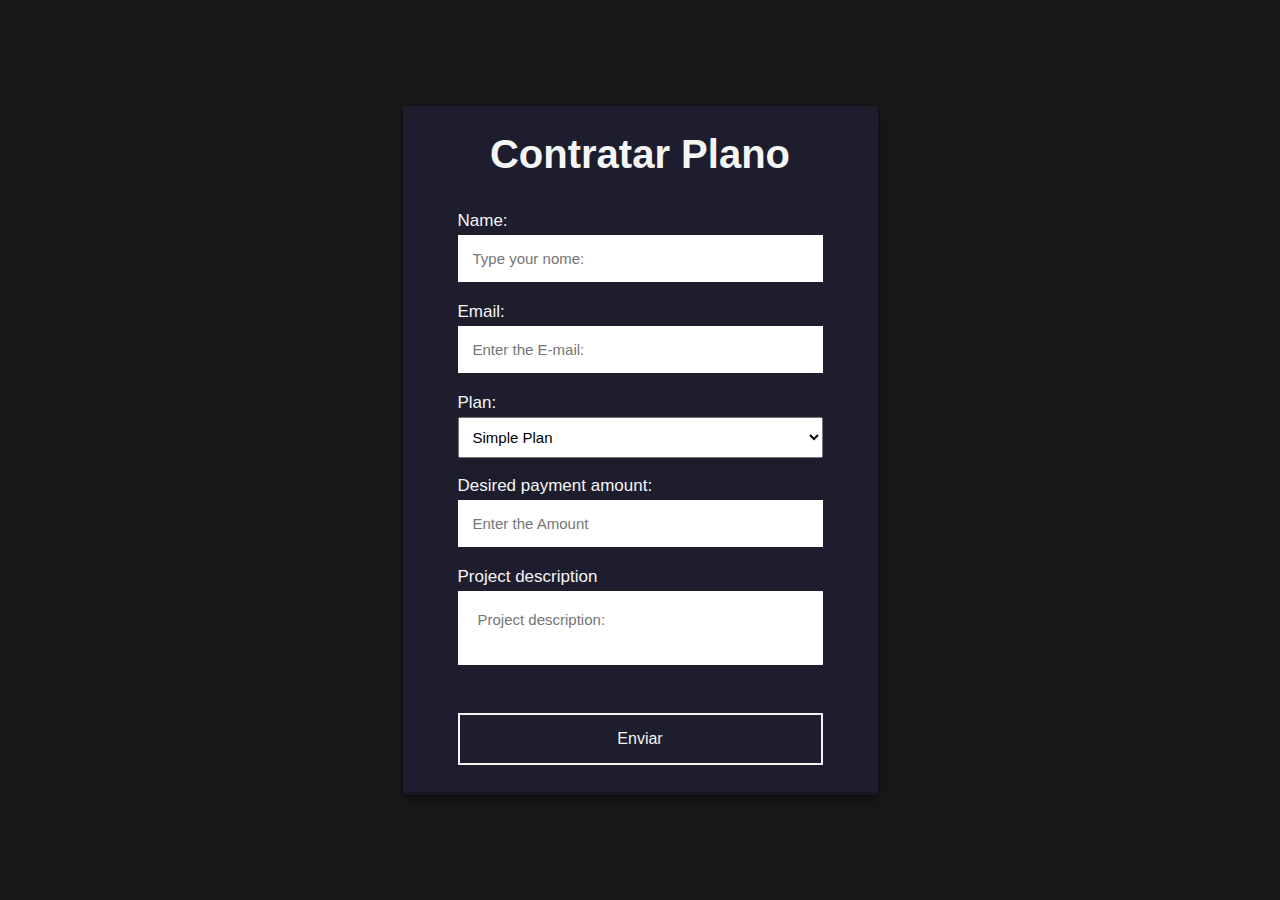
<file: Pages/form-system.html>
<!DOCTYPE html>
<html lang="en">
<head>
    <meta charset="UTF-8">
    <meta http-equiv="X-UA-Compatible" content="IE=edge">
    <meta name="viewport" content="width=device-width, initial-scale=1.0">
    <link rel="stylesheet" href="form-system.css">
    <title>Form System Freela</title>
</head>
<body>
    <section>
        <h2>Contratar Plano</h2>
      <br>
        <form action="https://api.staticforms.xyz/submit" method="post">
            <label>Name:</label>
            <input type="text" name="name" placeholder="Type your nome:" autocomplete="off" required>
            <label>Email:</label>
            <input type="email" name="email" placeholder="Enter the E-mail:" autocomplete="on" required>
            <label>Plan:</label>
            <select required name="$Plano">
              <option>Simple Plan</option>
              <option>Basic Plan</option>
              <option>Gold Plan</option>
              <option>Diamond Plan</option>
            </select>
          <br>
            <label>Desired payment amount:</label>
            <input type="text" name="$Valor" required placeholder="Enter the Amount" autocomplete="off" required>
          <label>Project description</label>
            <textarea name="$DescricaoDoProjeto" placeholder="Project description:" required></textarea>
          <br>
            <button type="submit">Enviar</button>

            <input type="hidden" name="accessKey" value="1400271a-fd5d-49ce-8310-3b88e491258c">
            <input type="hidden" name="redirectTo" value="https://portifolio-gustavo-leal-1.bigbig5.repl.co">
        </form>
    </section>
</body>
</html>
</file>
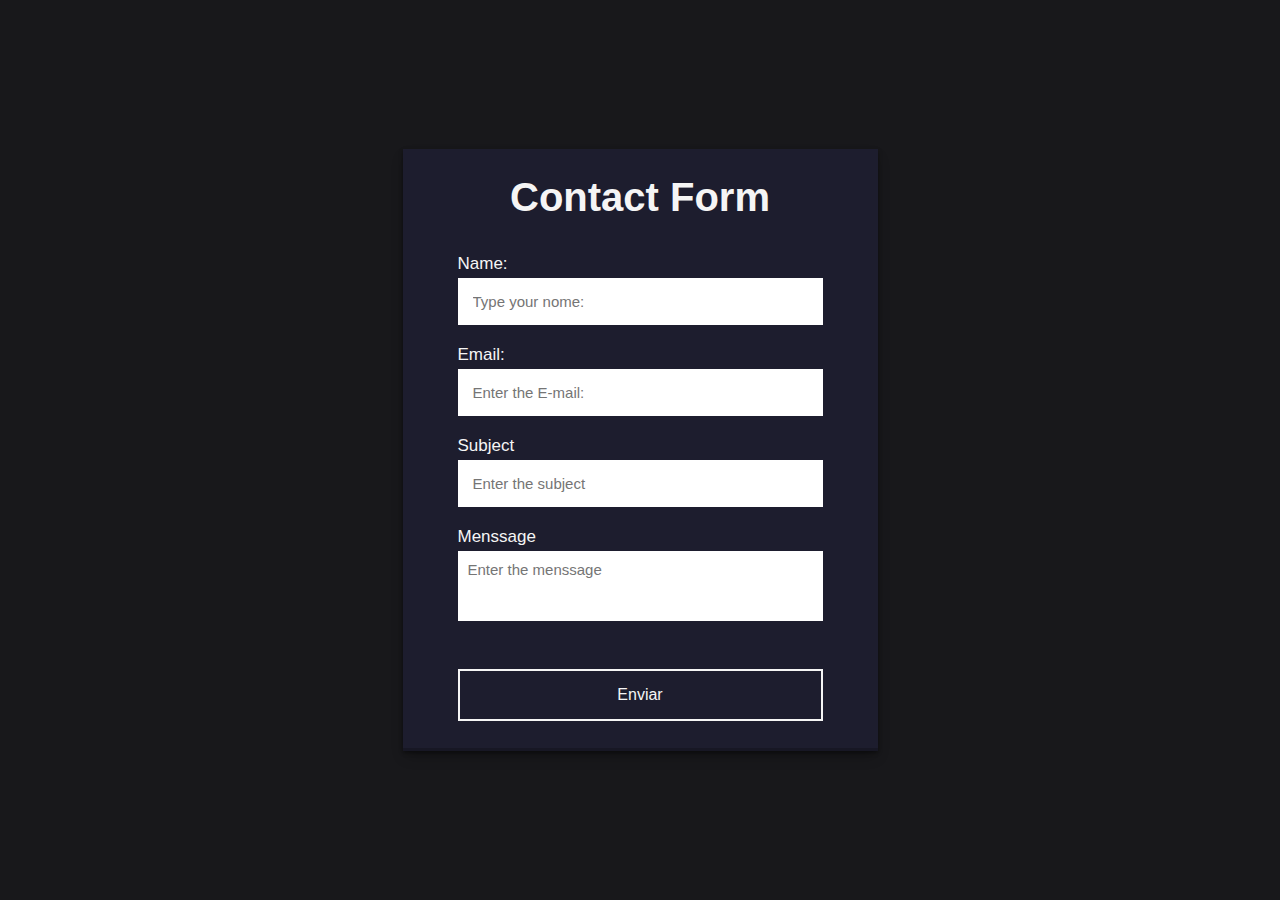
<file: Pages/form.html>
<!DOCTYPE html>
<html lang="en">
<head>
    <meta charset="UTF-8">
    <meta http-equiv="X-UA-Compatible" content="IE=edge">
    <meta name="viewport" content="width=device-width, initial-scale=1.0">
    <link rel="stylesheet" href="form.css">
    <title>Contact Form</title>
</head>
<body>
    <section>
        <h2>Contact Form</h2>
      <br>
        <form action="https://api.staticforms.xyz/submit" method="post">
            <label>Name:</label>
            <input type="text" name="$Nome:" placeholder="Type your nome:" autocomplete="off" required>
            <label>Email:</label>
            <input type="email" name="$E-mail:" placeholder="Enter the E-mail:" autocomplete="on" required>
            <label>Subject</label>
            <input type="text" name="$Assunto:" required placeholder="Enter the subject" autocomplete="off" required>
          <label>Menssage</label>
            <textarea name="$Mensagem:" placeholder="Enter the menssage" required></textarea>
          <br>
            <button type="submit">Enviar</button>

            <input type="hidden" name="accessKey" value="1400271a-fd5d-49ce-8310-3b88e491258c">
            <input type="hidden" name="redirectTo" value="https://portifolio-gustavo-leal-1.bigbig5.repl.co">
        </form>
    </section>
</body>
</html>
</file>
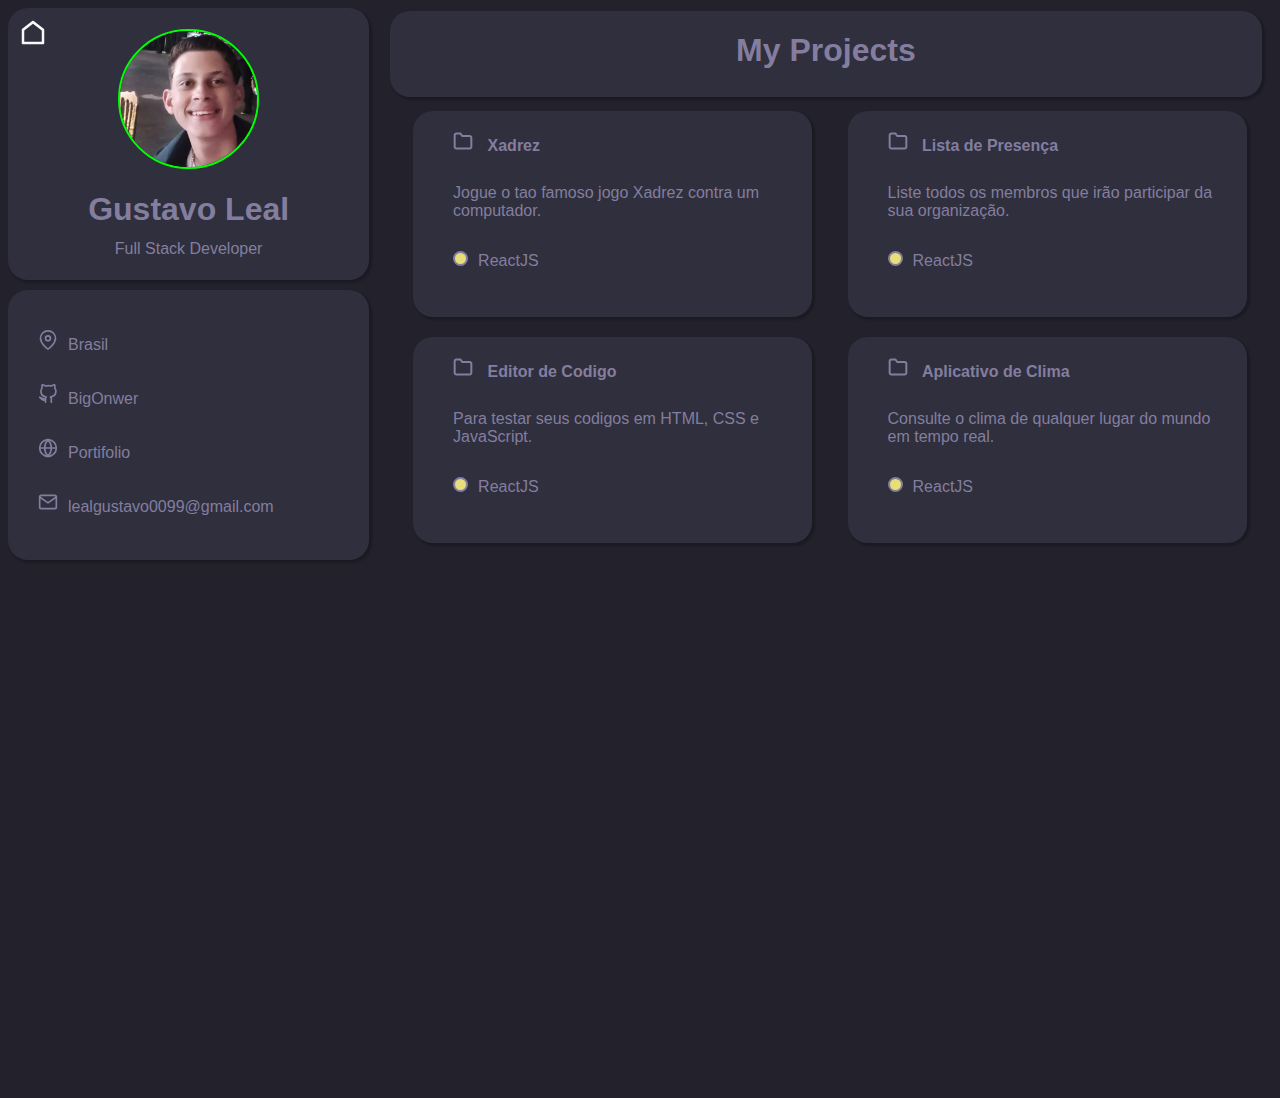
<file: Pages/getStarted.html>
<!DOCTYPE html>
<html lang="en">
<head>
  <meta charset="UTF-8">
  <meta http-equiv="X-UA-Compatible" content="IE=edge">
  <meta name="viewport" content="width=device-width, initial-scale=1.0">
  <title>Get Started</title>
  <link rel="stylesheet" href="https://cdnjs.cloudflare.com/ajax/libs/font-awesome/5.15.3/css/all.min.css">
  <link rel="stylesheet" href="./style.css">
</head>
<body>
  <a href="../"><img src="../images/house.svg" alt="Voltar" class="voltar"></a>
  <div class="profile">
    <img src="../images/avatar.png" alt="Foto do Gustavo">
    <h1>Gustavo Leal</h1>
    <p>Full Stack Developer</p>
  </div>
  
  <div class="info">
    <div class="location"><img src="../images/map-pin.svg"><a>Brasil</a></div>
    <div class="github"><img src="../images/github.svg"><a>BigOnwer</a></div>
    <div class="web"><img src="../images/globe.svg"><a href="https://bigonwer.github.io/portifolio/" target="__block">Portifolio</a></div>
    <div class="email"><img src="../images/mail.svg"><a>lealgustavo0099@gmail.com</a></div>
  </div>

  <div class="projects">
    <div class="myproject">
      <h1>My Projects</h1>
    </div>
    <div class="project" onclick="listair()">
      <img src="../images/folder.svg" class="lista-icon">
      <h2>Lista de Presença</h2>
      <p class="descript">Liste todos os membros que irão participar da sua organização.</p>
      <img src="../images/Ellipse.svg" class="ellipse"><p class="tecno">ReactJS</p>
    </div>
    <div class="project" onclick="agendair()">
      <img src="../images/folder.svg" class="lista-icon">
      <h2>Xadrez</h2>
      <p class="descript">Jogue o tao famoso jogo Xadrez contra um computador.</p>
      <img src="../images/Ellipse.svg" class="ellipse"><p class="tecno">ReactJS</p>
    </div>
    <div class="project" onclick="climair()">
      <img src="../images/folder.svg" class="lista-icon">
      <h2>Aplicativo de Clima</h2>
      <p class="descript">Consulte o clima de qualquer lugar do mundo em tempo real.</p>
      <img src="../images/Ellipse.svg" class="ellipse"><p class="tecno">ReactJS</p>
    </div>
    <div class="project" onclick="codignir()">
      <img src="../images/folder.svg" class="lista-icon">
      <h2>Editor de Codigo</h2>
      <p class="descript">Para testar seus codigos em HTML, CSS e JavaScript.</p>
      <img src="../images/Ellipse.svg" class="ellipse"><p class="tecno">ReactJS</p>
    </div>
  </div>
  <script src="../script.js"></script>
</body>
</html>
</file>
<file: Pages/form-system.css>
*{
    margin: 0;
    padding: 0;
    box-sizing: border-box;
    font-family: sans-serif;
}
body{
    display: flex;
    align-items: center;
    justify-content: center;
    min-height: 100vh;
    background: #18181B;
}
section{
    display: flex;
    align-items: center;
    justify-content: center;
    flex-direction: column;
    padding: 10px 55px;
    background: #1d1d2e;
    width: 475px;
    box-shadow: rgba(0, 0, 0, 0.4) 0px 2px 4px, rgba(0, 0, 0, 0.3) 0px 7px 13px -3px, rgba(0, 0, 0, 0.2) 0px -3px 0px inset;
}
section h2{
    color: #f5f5f5;
    font-size: 2.5rem;
    margin: 1rem;
}
section form{
    display: flex;
    flex-direction: column;
    width: 100%;
}
form label{
    color: #f5f5f5;
    font-size: 17px;
    margin-bottom: 4px;
}
form input{
    padding: 15px;
    outline: none;
    border: 0;
    margin-bottom: 20px;
    font-size: 15px;
    transition: all 0.5s;
}
form input:focus{
    border-radius: 16px;
}
form textarea{
    padding: 20px;
    outline: none;
    border: 0;
    font-size: 15px;
    margin-bottom: 30px;
    transition: all 0.5s;
    resize: none;
}
form textarea:focus{
  border-radius: 16px;
}
form button{
    padding: 15px;
    cursor: pointer;
    font-size: 16px;
    background: transparent;
    border: 2px solid #f5f5f5;
    color: #f5f5f5;
    transition: all 1s;
    margin-bottom: 20px;
}
form button:hover{
    background: #f5f5f5;
    color: #101026;
    border-radius: 16px;
}

select{
  padding: 10px;
  font-size: 15px;
  outline: none;
}
</file>
<file: Pages/form.css>
*{
    margin: 0;
    padding: 0;
    box-sizing: border-box;
    font-family: sans-serif;
}
body{
    display: flex;
    align-items: center;
    justify-content: center;
    min-height: 100vh;
    background: #18181B;
}
section{
    display: flex;
    align-items: center;
    justify-content: center;
    flex-direction: column;
    padding: 10px 55px;
    background: #1d1d2e;
    width: 475px;
    box-shadow: rgba(0, 0, 0, 0.4) 0px 2px 4px, rgba(0, 0, 0, 0.3) 0px 7px 13px -3px, rgba(0, 0, 0, 0.2) 0px -3px 0px inset;
}
section h2{
    color: #f5f5f5;
    font-size: 2.5rem;
    margin: 1rem;
}
section form{
    display: flex;
    flex-direction: column;
    width: 100%;
}
form label{
    color: #f5f5f5;
    font-size: 17px;
    margin-bottom: 4px;
}
form input{
    padding: 15px;
    outline: none;
    border: 0;
    margin-bottom: 20px;
    font-size: 15px;
    transition: all 0.5s;
}
form input:focus{
    border-radius: 16px;
}
form textarea{
    padding: 10px;
    height: 70px;
    outline: none;
    border: 0;
    font-size: 15px;
    margin-bottom: 30px;
    transition: all 0.5s;
    resize: none;
    vertical-align: top;
}
form textarea:focus{
  border-radius: 16px;
}
form button{
    padding: 15px;
    cursor: pointer;
    font-size: 16px;
    background: transparent;
    border: 2px solid #f5f5f5;
    color: #f5f5f5;
    transition: all 1s;
    margin-bottom: 20px;
}
form button:hover{
    background: #f5f5f5;
    color: #101026;
    border-radius: 16px;
}
</file>
<file: Pages/style.css>
body{
  background: #22212C;
  color: #837E9F;
  font-family: 'Roboto', sans-serif;
}

.profile{
  width: 27%;
  height: 252px;
  display: flex;
  flex-direction: column;
  border-radius: 20px;
  background: #302F3D;
  box-shadow: 2px 2px 2px 1px rgba(0, 0, 0, 0.20);
  text-align: center;
  align-items: center;
  justify-content: center;
  padding: 10px;
}

.profile img{
  width: 40%;
  border-radius: 1000px;
  border: 2px solid #00FF00;
  margin-top: 40px;
}

.profile p{
  position: relative;
  top: -25px;
}

.info{
  width: 27%;
  height: 250px;
  flex-shrink: 0;
  border-radius: 20px;
  background: #302F3D;
  box-shadow: 2px 2px 2px 1px rgba(0, 0, 0, 0.20);
  margin-top: 10px;
  padding: 10px;
  display: flex;
  align-items: left;
  flex-direction: column;
}

.info img {
  margin-right: 10px;
  width: 20px;
  height: 20px;
  padding-left: 20px;
  padding-top: 20px;
  margin-top: 10px;
}

.info a {
  text-decoration: none;
  color: #837E9F;
  font-size: 100%;
}

.location, .github, .web, .email {
  margin-right: 20px;
}

.myproject {
  width: 69%;
  height: 86px;
  flex-shrink: 0;
  border-radius: 20px;
  background: #302F3D;
  box-shadow: 2px 2px 2px 1px rgba(0, 0, 0, 0.20);
  position: relative;
  top: -549px;
  float: right;
  margin-right: 10px;
  margin-left: 5px;
}

.myproject h1{
  text-align: center;
}

.project{
  width: 30%;
  height: 186px;
  flex-shrink: 0;
  border-radius: 20px;
  background: #302F3D;
  box-shadow: 2px 2px 2px 1px rgba(0, 0, 0, 0.20);
  margin: 10px;
  padding: 10px;
  display: inline-block;
  float: right;
  margin-right: 2%;
  position: relative;
  top: -545px;
  cursor: pointer;
}

.project h2, img{
  display: inline-block;
}

.project h2{
  font-size: 100%;
}

.project img{
  margin-left: 30px;
  margin-right: 10px;
}

.lista-icon{
  margin-top: 10px;
}

.descript{
  width: 90%;
  margin-left: 30px;
  margin-right: 10px;
}

.ellipse, .tecno{
  display: inline-block;
}

.voltar{
  width: 30px;
  position: absolute;
  margin: 10px;
  fill: white;
}

@media (max-width: 850px) {
  .projects{
    display: flex;
    flex-direction: column;
    position: relative;
    left: 30%;
  }
  .project{
    width: 65%;
    height: 160px;
    flex-shrink: 0;
    border-radius: 20px;
    background: #302F3D;
    box-shadow: 2px 2px 2px 1px rgba(0, 0, 0, 0.20);
    display: inline-block;
    float: right;
    margin-right: 2%;
    position: relative;
    top: -545px;
    cursor: pointer;
  }

  .ellipse, .tecno{
    margin-top: -20px;
  }
}

@media (max-width: 680px) {
  body {
    display: flex;
    flex-direction: column;
    align-items: center;
  }

  .profile {
    /* remova a propriedade position: absolute */
    width: 94%;
    max-width: 500px;
    margin: 0 auto;
    text-align: center;
    position: relative;
  }

  .info {
    /* remova a propriedade position: absolute */
    width: 96%;
    max-width: 500px;
    margin: 0 auto;
    display: flex;
    flex-wrap: wrap;
    justify-content: space-between;
    position: relative;
    top: 20px;
  }

  .projects {
    /* remova a propriedade position: absolute */
    width: 100%;
    max-width: 1000px;
    margin: 0 auto;
    display: flex;
    flex-wrap: wrap;
    justify-content: space-between;
    position: relative;
    top: 590px;
    left: 15%;
  }

  .project{
    height: 30%;
  }

  .project h2{
    float: right;
    font-size: 100%;
    margin-right: 20px;
  }

  .project .lista-icon{
    margin-top: 10px;
  }

  .myproject{
    width: 96%;
    height: 86px;
    flex-shrink: 0;
    border-radius: 20px;
    background: #302F3D;
    box-shadow: 2px 2px 2px 1px rgba(0, 0, 0, 0.20);
    float: left;
    position: relative;
    left: -50px;
  }

  .voltar{
    width: 30px;
    position: relative;
    margin: 10px;
    fill: white;
  }
}
</file>
